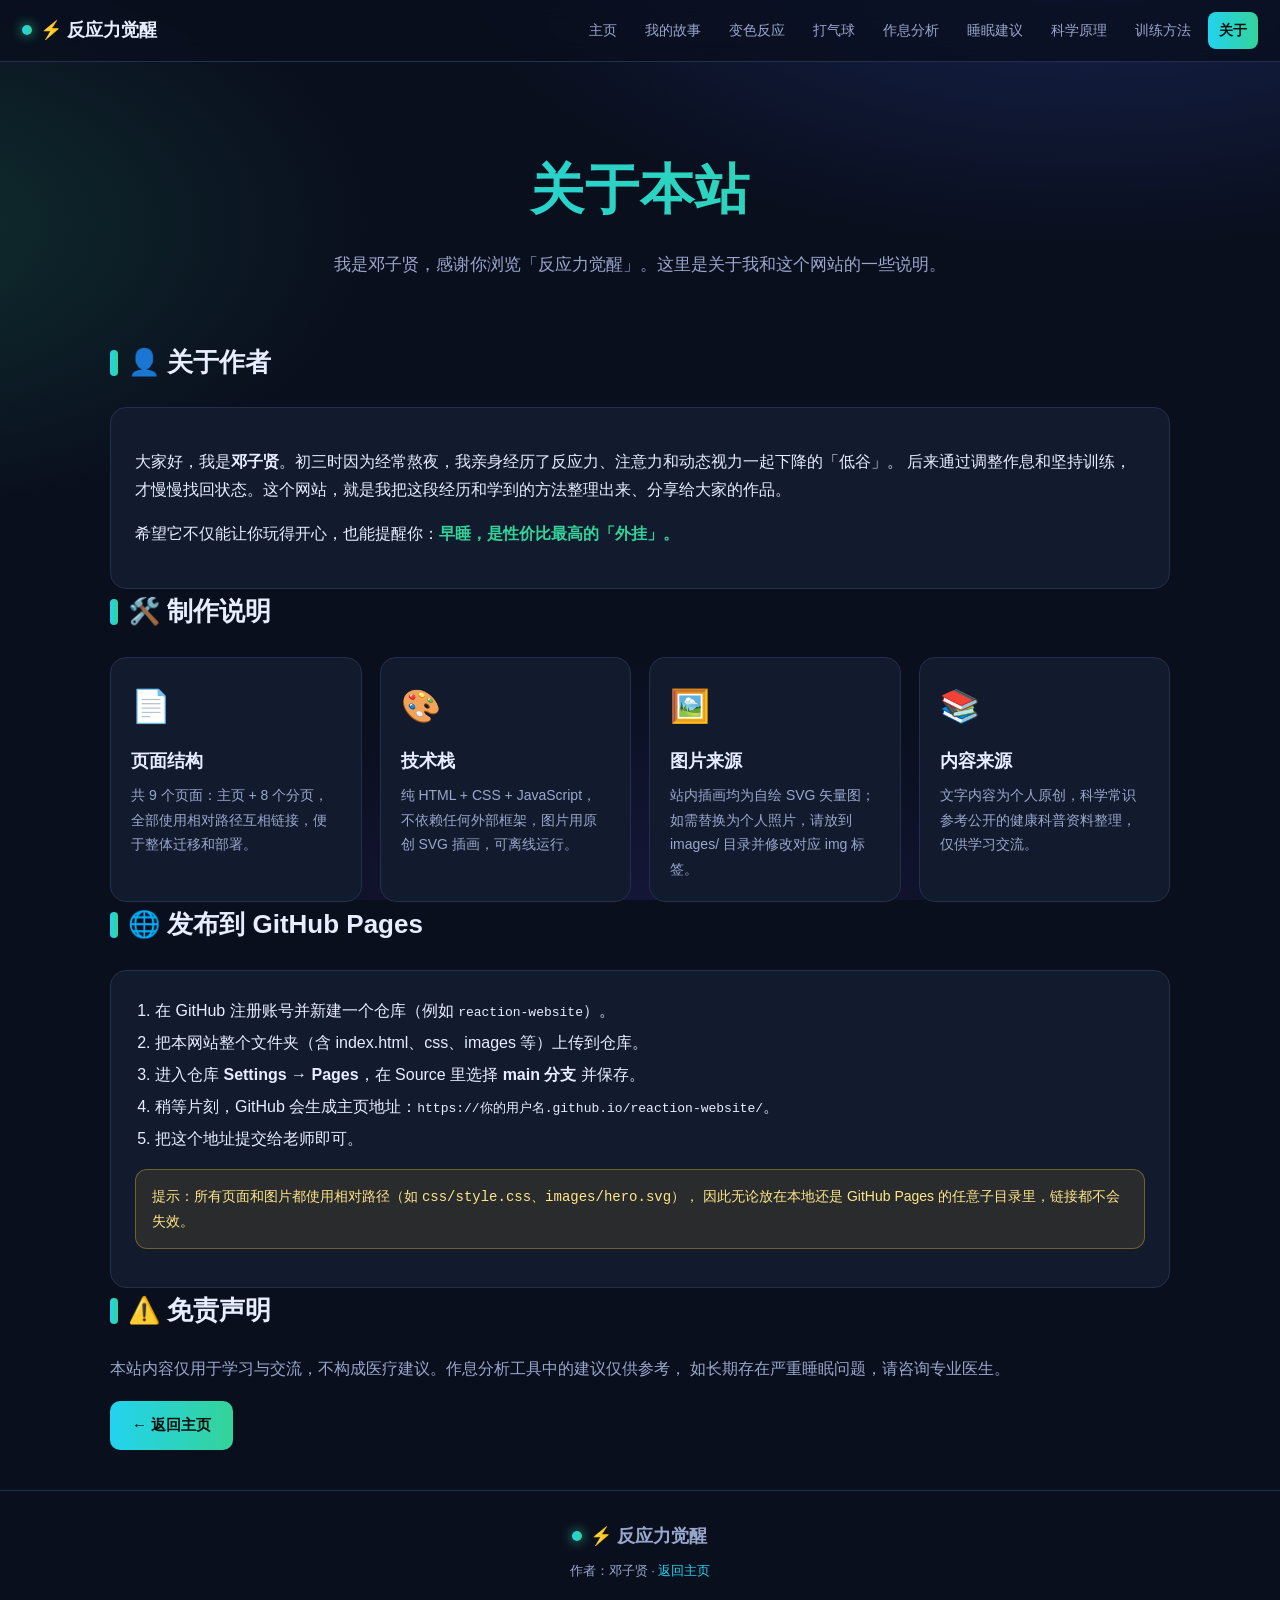
<file: reaction-website/about.html>
<!DOCTYPE html>
<html lang="zh-CN">
<head>
<meta charset="UTF-8">
<meta name="viewport" content="width=device-width, initial-scale=1.0">
<title>关于本站 · 作者与制作说明 | 邓子贤</title>
<link rel="stylesheet" href="css/style.css">
</head>
<body>

<nav class="nav">
  <div class="brand"><span class="dot"></span>⚡ 反应力觉醒</div>
  <div class="nav-links">
    <a href="index.html">主页</a>
    <a href="story.html">我的故事</a>
    <a href="reaction-test.html">变色反应</a>
    <a href="balloon.html">打气球</a>
    <a href="sleep-analyzer.html">作息分析</a>
    <a href="sleep-tips.html">睡眠建议</a>
    <a href="science.html">科学原理</a>
    <a href="training.html">训练方法</a>
    <a href="about.html" class="active">关于</a>
  </div>
</nav>

<section class="wrap hero">
  <h1>关于本站</h1>
  <p class="lead">我是邓子贤，感谢你浏览「反应力觉醒」。这里是关于我和这个网站的一些说明。</p>
</section>

<section class="wrap">
  <h2 class="sec">👤 关于作者</h2>
  <div class="form-box">
    <p>
      大家好，我是<strong>邓子贤</strong>。初三时因为经常熬夜，我亲身经历了反应力、注意力和动态视力一起下降的「低谷」。
      后来通过调整作息和坚持训练，才慢慢找回状态。这个网站，就是我把这段经历和学到的方法整理出来、分享给大家的作品。
    </p>
    <p>希望它不仅能让你玩得开心，也能提醒你：<strong class="good">早睡，是性价比最高的「外挂」。</strong></p>
  </div>
</section>

<section class="wrap">
  <h2 class="sec">🛠️ 制作说明</h2>
  <div class="grid">
    <div class="card"><div class="ico">📄</div><h3>页面结构</h3><p>共 9 个页面：主页 + 8 个分页，全部使用相对路径互相链接，便于整体迁移和部署。</p></div>
    <div class="card"><div class="ico">🎨</div><h3>技术栈</h3><p>纯 HTML + CSS + JavaScript，不依赖任何外部框架，图片用原创 SVG 插画，可离线运行。</p></div>
    <div class="card"><div class="ico">🖼️</div><h3>图片来源</h3><p>站内插画均为自绘 SVG 矢量图；如需替换为个人照片，请放到 images/ 目录并修改对应 img 标签。</p></div>
    <div class="card"><div class="ico">📚</div><h3>内容来源</h3><p>文字内容为个人原创，科学常识参考公开的健康科普资料整理，仅供学习交流。</p></div>
  </div>
</section>

<section class="wrap">
  <h2 class="sec">🌐 发布到 GitHub Pages</h2>
  <div class="form-box">
    <ol style="margin:0;padding-left:20px;line-height:2">
      <li>在 GitHub 注册账号并新建一个仓库（例如 <code>reaction-website</code>）。</li>
      <li>把本网站整个文件夹（含 index.html、css、images 等）上传到仓库。</li>
      <li>进入仓库 <strong>Settings → Pages</strong>，在 Source 里选择 <strong>main 分支</strong> 并保存。</li>
      <li>稍等片刻，GitHub 会生成主页地址：<code>https://你的用户名.github.io/reaction-website/</code>。</li>
      <li>把这个地址提交给老师即可。</li>
    </ol>
    <p class="note" style="margin-top:14px">
      提示：所有页面和图片都使用相对路径（如 <code>css/style.css</code>、<code>images/hero.svg</code>），
      因此无论放在本地还是 GitHub Pages 的任意子目录里，链接都不会失效。
    </p>
  </div>
</section>

<section class="wrap">
  <h2 class="sec">⚠️ 免责声明</h2>
  <p style="color:#9aa7cc">
    本站内容仅用于学习与交流，不构成医疗建议。作息分析工具中的建议仅供参考，
    如长期存在严重睡眠问题，请咨询专业医生。
  </p>
  <p style="margin-top:18px"><a class="btn" href="index.html">← 返回主页</a></p>
</section>

<footer class="footer">
  <div class="brand"><span class="dot"></span>⚡ 反应力觉醒</div>
  <p style="margin:8px 0 0">作者：邓子贤 · <a href="index.html">返回主页</a></p>
</footer>

</body>
</html>
</file>
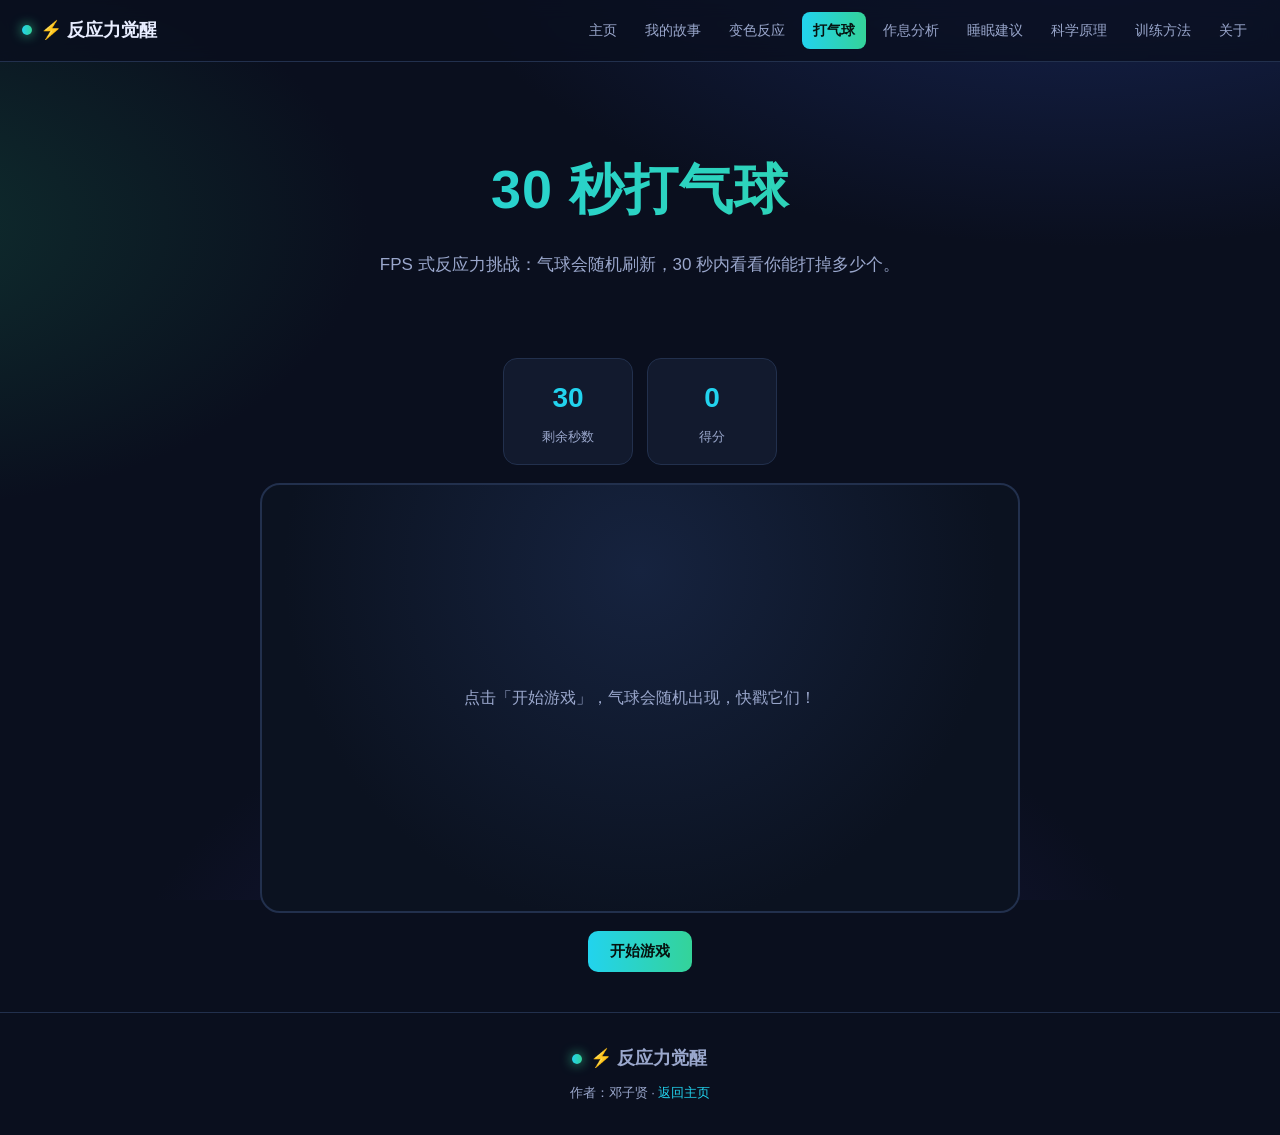
<file: reaction-website/balloon.html>
<!DOCTYPE html>
<html lang="zh-CN">
<head>
<meta charset="UTF-8">
<meta name="viewport" content="width=device-width, initial-scale=1.0">
<title>30 秒打气球 · 反应力小游戏 | 邓子贤</title>
<link rel="stylesheet" href="css/style.css">
</head>
<body>

<nav class="nav">
  <div class="brand"><span class="dot"></span>⚡ 反应力觉醒</div>
  <div class="nav-links">
    <a href="index.html">主页</a>
    <a href="story.html">我的故事</a>
    <a href="reaction-test.html">变色反应</a>
    <a href="balloon.html" class="active">打气球</a>
    <a href="sleep-analyzer.html">作息分析</a>
    <a href="sleep-tips.html">睡眠建议</a>
    <a href="science.html">科学原理</a>
    <a href="training.html">训练方法</a>
    <a href="about.html">关于</a>
  </div>
</nav>

<section class="wrap hero">
  <h1>30 秒打气球</h1>
  <p class="lead">FPS 式反应力挑战：气球会随机刷新，30 秒内看看你能打掉多少个。</p>
</section>

<section class="wrap">
  <div class="game-wrap">
    <div class="stat-row">
      <div class="stat"><b id="time">30</b><span>剩余秒数</span></div>
      <div class="stat"><b id="score">0</b><span>得分</span></div>
    </div>

    <div class="balloon-arena" id="arena">
      <div style="position:absolute;inset:0;display:flex;align-items:center;justify-content:center;color:#9aa7cc" id="hint">点击「开始游戏」，气球会随机出现，快戳它们！</div>
    </div>

    <p><button class="btn" id="start">开始游戏</button></p>
    <p id="msg" class="note" style="display:none"></p>
  </div>
</section>

<footer class="footer">
  <div class="brand"><span class="dot"></span>⚡ 反应力觉醒</div>
  <p style="margin:8px 0 0">作者：邓子贤 · <a href="index.html">返回主页</a></p>
</footer>

<script>
(function(){
  var arena = document.getElementById('arena');
  var startBtn = document.getElementById('start');
  var timeEl = document.getElementById('time');
  var scoreEl = document.getElementById('score');
  var hint = document.getElementById('hint');
  var msg = document.getElementById('msg');

  var BALLOONS = 6;
  var playing = false, score = 0, timeLeft = 30, timer = null;

  function showMsg(text){ msg.textContent = text; msg.style.display = 'block'; }

  function spawnBalloon(){
    var b = document.createElement('div');
    b.className = 'balloon';
    b.textContent = '🎈';
    var maxX = Math.max(10, arena.clientWidth - 70);
    var maxY = Math.max(10, arena.clientHeight - 70);
    b.style.left = (10 + Math.random() * maxX) + 'px';
    b.style.top = (10 + Math.random() * maxY) + 'px';
    b.style.filter = 'hue-rotate(' + Math.floor(Math.random() * 360) + 'deg)';
    b.addEventListener('click', function(e){
      if (!playing) return;
      e.stopPropagation();
      score++;
      scoreEl.textContent = score;
      // 爆炸特效
      var burst = document.createElement('div');
      burst.className = 'burst';
      burst.textContent = '💥';
      burst.style.left = b.style.left;
      burst.style.top = b.style.top;
      arena.appendChild(burst);
      setTimeout(function(){ burst.remove(); }, 700);
      // 气球消失并随机刷新一个新的
      b.classList.add('pop');
      setTimeout(function(){ b.remove(); }, 180);
      spawnBalloon();
    });
    arena.appendChild(b);
  }

  function evaluate(n){
    if (n >= 25) return '反应超快，手速惊人！你一定是那个「早睡选手」⚡';
    if (n >= 15) return '反应不错！再练练，顺便早点睡，还能更快。';
    if (n >= 8)  return '继续加油！充足的睡眠能明显提升手速哦。';
    return '没关系，从今天起早点睡，下次一定能打更多！';
  }

  function endGame(){
    playing = false;
    clearInterval(timer);
    arena.innerHTML = '';
    startBtn.disabled = false;
    hint.style.display = 'flex';
    hint.textContent = '游戏结束';
    showMsg('时间到！你一共打了 ' + score + ' 个气球。' + evaluate(score));
  }

  function startGame(){
    score = 0;
    timeLeft = 30;
    scoreEl.textContent = '0';
    timeEl.textContent = '30';
    msg.style.display = 'none';
    arena.innerHTML = '';
    hint.style.display = 'none';
    playing = true;
    startBtn.disabled = true;
    for (var i = 0; i < BALLOONS; i++) spawnBalloon();
    timer = setInterval(function(){
      timeLeft--;
      timeEl.textContent = timeLeft;
      if (timeLeft <= 0) endGame();
    }, 1000);
  }

  startBtn.addEventListener('click', startGame);
})();
</script>
</body>
</html>
</file>
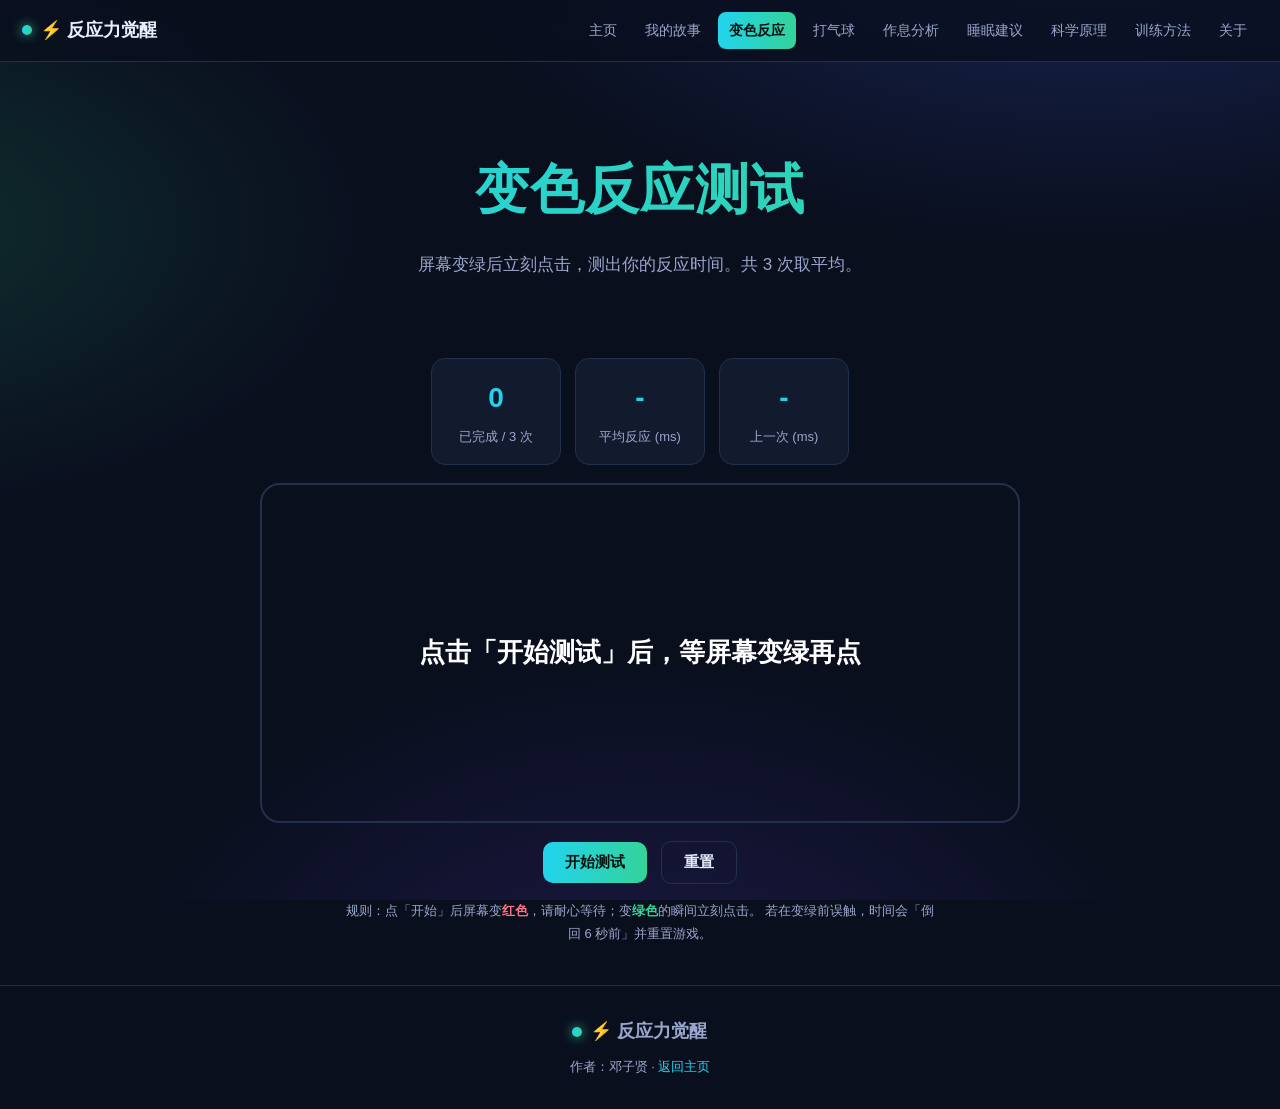
<file: reaction-website/reaction-test.html>
<!DOCTYPE html>
<html lang="zh-CN">
<head>
<meta charset="UTF-8">
<meta name="viewport" content="width=device-width, initial-scale=1.0">
<title>变色反应测试 · 反应力小游戏 | 邓子贤</title>
<link rel="stylesheet" href="css/style.css">
</head>
<body>

<nav class="nav">
  <div class="brand"><span class="dot"></span>⚡ 反应力觉醒</div>
  <div class="nav-links">
    <a href="index.html">主页</a>
    <a href="story.html">我的故事</a>
    <a href="reaction-test.html" class="active">变色反应</a>
    <a href="balloon.html">打气球</a>
    <a href="sleep-analyzer.html">作息分析</a>
    <a href="sleep-tips.html">睡眠建议</a>
    <a href="science.html">科学原理</a>
    <a href="training.html">训练方法</a>
    <a href="about.html">关于</a>
  </div>
</nav>

<section class="wrap hero">
  <h1>变色反应测试</h1>
  <p class="lead">屏幕变绿后立刻点击，测出你的反应时间。共 3 次取平均。</p>
</section>

<section class="wrap">
  <div class="game-wrap">
    <div class="stat-row">
      <div class="stat"><b id="trial">0</b><span>已完成 / 3 次</span></div>
      <div class="stat"><b id="avg">-</b><span>平均反应 (ms)</span></div>
      <div class="stat"><b id="last">-</b><span>上一次 (ms)</span></div>
    </div>

    <div class="reaction-box" id="box">点击「开始测试」后，等屏幕变绿再点</div>

    <p>
      <button class="btn" id="start">开始测试</button>
      <button class="btn ghost" id="reset" style="margin-left:10px">重置</button>
    </p>

    <p id="msg" class="note" style="display:none"></p>
    <p style="color:#9aa7cc;font-size:13px;max-width:600px;margin:10px auto 0">
      规则：点「开始」后屏幕变<strong class="bad">红色</strong>，请耐心等待；变<strong class="good">绿色</strong>的瞬间立刻点击。
      若在变绿前误触，时间会「倒回 6 秒前」并重置游戏。
    </p>
  </div>
</section>

<footer class="footer">
  <div class="brand"><span class="dot"></span>⚡ 反应力觉醒</div>
  <p style="margin:8px 0 0">作者：邓子贤 · <a href="index.html">返回主页</a></p>
</footer>

<script>
(function(){
  var box = document.getElementById('box');
  var startBtn = document.getElementById('start');
  var resetBtn = document.getElementById('reset');
  var msg = document.getElementById('msg');
  var trialEl = document.getElementById('trial');
  var avgEl = document.getElementById('avg');
  var lastEl = document.getElementById('last');

  var state = 'idle'; // idle | wait | go
  var timer = null, goTs = 0;
  var trials = [];

  function showMsg(text){
    msg.textContent = text;
    msg.style.display = 'block';
  }
  function hideMsg(){ msg.style.display = 'none'; }

  function resetGame(){
    state = 'idle';
    if (timer) clearTimeout(timer);
    trials = [];
    box.className = 'reaction-box';
    box.textContent = '点击「开始测试」后，等屏幕变绿再点';
    startBtn.disabled = false;
    startBtn.textContent = '开始测试';
    trialEl.textContent = '0';
    avgEl.textContent = '-';
    lastEl.textContent = '-';
  }

  function startRound(){
    if (state !== 'idle') return;
    hideMsg();
    state = 'wait';
    box.className = 'reaction-box wait';
    box.textContent = '等待中…… 屏幕变绿后立刻点击！';
    startBtn.disabled = true;
    startBtn.textContent = '等待中…';
    var delay = 2000 + Math.random() * 3000; // 2~5 秒随机
    timer = setTimeout(function(){
      state = 'go';
      goTs = performance.now();
      box.className = 'reaction-box go';
      box.textContent = '现在点击！';
    }, delay);
  }

  box.addEventListener('click', function(){
    if (state === 'wait'){
      // 变绿前误触：提示 + 重置
      state = 'idle';
      if (timer) clearTimeout(timer);
      box.className = 'reaction-box';
      box.textContent = '点击「开始测试」后，等屏幕变绿再点';
      showMsg('恭喜你！由于你的反应是负数秒，时间正在倒回 6 秒前。');
      startBtn.disabled = true;
      setTimeout(resetGame, 1300);
      return;
    }
    if (state === 'go'){
      var rt = performance.now() - goTs;
      trials.push(rt);
      state = 'idle';
      box.className = 'reaction-box';
      box.textContent = '点击「开始测试」后，等屏幕变绿再点';
      lastEl.textContent = Math.round(rt);
      trialEl.textContent = trials.length;
      startBtn.disabled = false;
      if (trials.length >= 3){
        var avg = trials.reduce(function(a,b){return a+b;}, 0) / trials.length;
        avgEl.textContent = Math.round(avg);
        showMsg('3 次完成！平均反应时间 ' + Math.round(avg) + ' 毫秒。想再快一点？试试「训练方法」页。');
        startBtn.textContent = '再来一轮';
      } else {
        showMsg('第 ' + trials.length + ' 次完成：' + Math.round(rt) + ' ms，点「下一轮」继续。');
        startBtn.textContent = '下一轮';
      }
    }
  });

  startBtn.addEventListener('click', startRound);
  resetBtn.addEventListener('click', resetGame);
})();
</script>
</body>
</html>
</file>
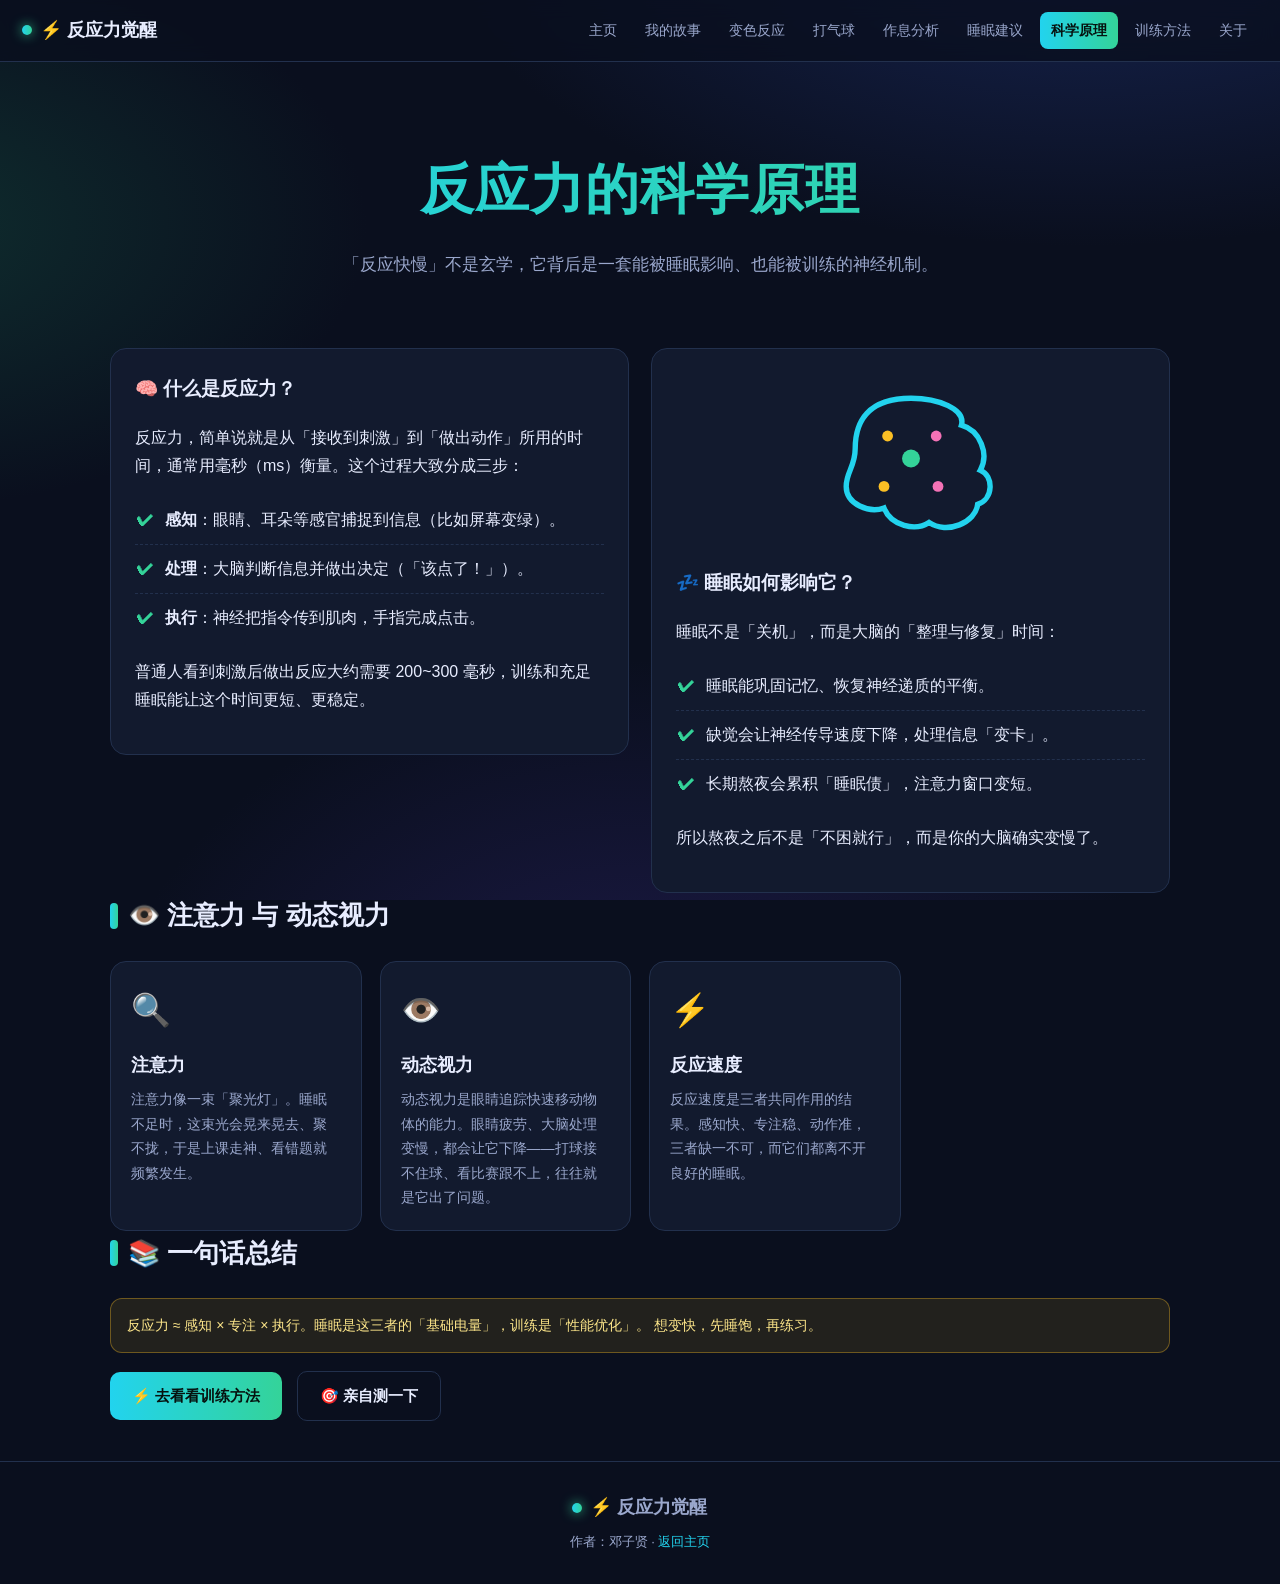
<file: reaction-website/science.html>
<!DOCTYPE html>
<html lang="zh-CN">
<head>
<meta charset="UTF-8">
<meta name="viewport" content="width=device-width, initial-scale=1.0">
<title>科学原理 · 熬夜为什么影响反应力 | 邓子贤</title>
<link rel="stylesheet" href="css/style.css">
</head>
<body>

<nav class="nav">
  <div class="brand"><span class="dot"></span>⚡ 反应力觉醒</div>
  <div class="nav-links">
    <a href="index.html">主页</a>
    <a href="story.html">我的故事</a>
    <a href="reaction-test.html">变色反应</a>
    <a href="balloon.html">打气球</a>
    <a href="sleep-analyzer.html">作息分析</a>
    <a href="sleep-tips.html">睡眠建议</a>
    <a href="science.html" class="active">科学原理</a>
    <a href="training.html">训练方法</a>
    <a href="about.html">关于</a>
  </div>
</nav>

<section class="wrap hero">
  <h1>反应力的科学原理</h1>
  <p class="lead">「反应快慢」不是玄学，它背后是一套能被睡眠影响、也能被训练的神经机制。</p>
</section>

<section class="wrap">
  <div style="display:grid;gap:22px;grid-template-columns:1fr 1fr;align-items:start" class="form-2col">
    <div class="form-box">
      <h3 style="margin-top:0">🧠 什么是反应力？</h3>
      <p>反应力，简单说就是从「接收到刺激」到「做出动作」所用的时间，通常用毫秒（ms）衡量。这个过程大致分成三步：</p>
      <ul class="tips">
        <li><strong>感知</strong>：眼睛、耳朵等感官捕捉到信息（比如屏幕变绿）。</li>
        <li><strong>处理</strong>：大脑判断信息并做出决定（「该点了！」）。</li>
        <li><strong>执行</strong>：神经把指令传到肌肉，手指完成点击。</li>
      </ul>
      <p>普通人看到刺激后做出反应大约需要 200~300 毫秒，训练和充足睡眠能让这个时间更短、更稳定。</p>
    </div>
    <div class="form-box">
      <img src="images/brain.svg" alt="大脑插画" style="max-width:180px;margin:0 auto 14px">
      <h3 style="margin-top:0">💤 睡眠如何影响它？</h3>
      <p>睡眠不是「关机」，而是大脑的「整理与修复」时间：</p>
      <ul class="tips">
        <li>睡眠能巩固记忆、恢复神经递质的平衡。</li>
        <li>缺觉会让神经传导速度下降，处理信息「变卡」。</li>
        <li>长期熬夜会累积「睡眠债」，注意力窗口变短。</li>
      </ul>
      <p>所以熬夜之后不是「不困就行」，而是你的大脑确实变慢了。</p>
    </div>
  </div>
</section>

<section class="wrap">
  <h2 class="sec">👁️ 注意力 与 动态视力</h2>
  <div class="grid">
    <div class="card">
      <div class="ico">🔍</div>
      <h3>注意力</h3>
      <p>注意力像一束「聚光灯」。睡眠不足时，这束光会晃来晃去、聚不拢，于是上课走神、看错题就频繁发生。</p>
    </div>
    <div class="card">
      <div class="ico">👁️</div>
      <h3>动态视力</h3>
      <p>动态视力是眼睛追踪快速移动物体的能力。眼睛疲劳、大脑处理变慢，都会让它下降——打球接不住球、看比赛跟不上，往往就是它出了问题。</p>
    </div>
    <div class="card">
      <div class="ico">⚡</div>
      <h3>反应速度</h3>
      <p>反应速度是三者共同作用的结果。感知快、专注稳、动作准，三者缺一不可，而它们都离不开良好的睡眠。</p>
    </div>
  </div>
</section>

<section class="wrap">
  <h2 class="sec">📚 一句话总结</h2>
  <p class="note">
    反应力 ≈ 感知 × 专注 × 执行。睡眠是这三者的「基础电量」，训练是「性能优化」。
    想变快，先睡饱，再练习。
  </p>
  <p style="margin-top:18px">
    <a class="btn" href="training.html">⚡ 去看看训练方法</a>
    <a class="btn ghost" href="reaction-test.html" style="margin-left:10px">🎯 亲自测一下</a>
  </p>
</section>

<footer class="footer">
  <div class="brand"><span class="dot"></span>⚡ 反应力觉醒</div>
  <p style="margin:8px 0 0">作者：邓子贤 · <a href="index.html">返回主页</a></p>
</footer>

</body>
</html>
</file>
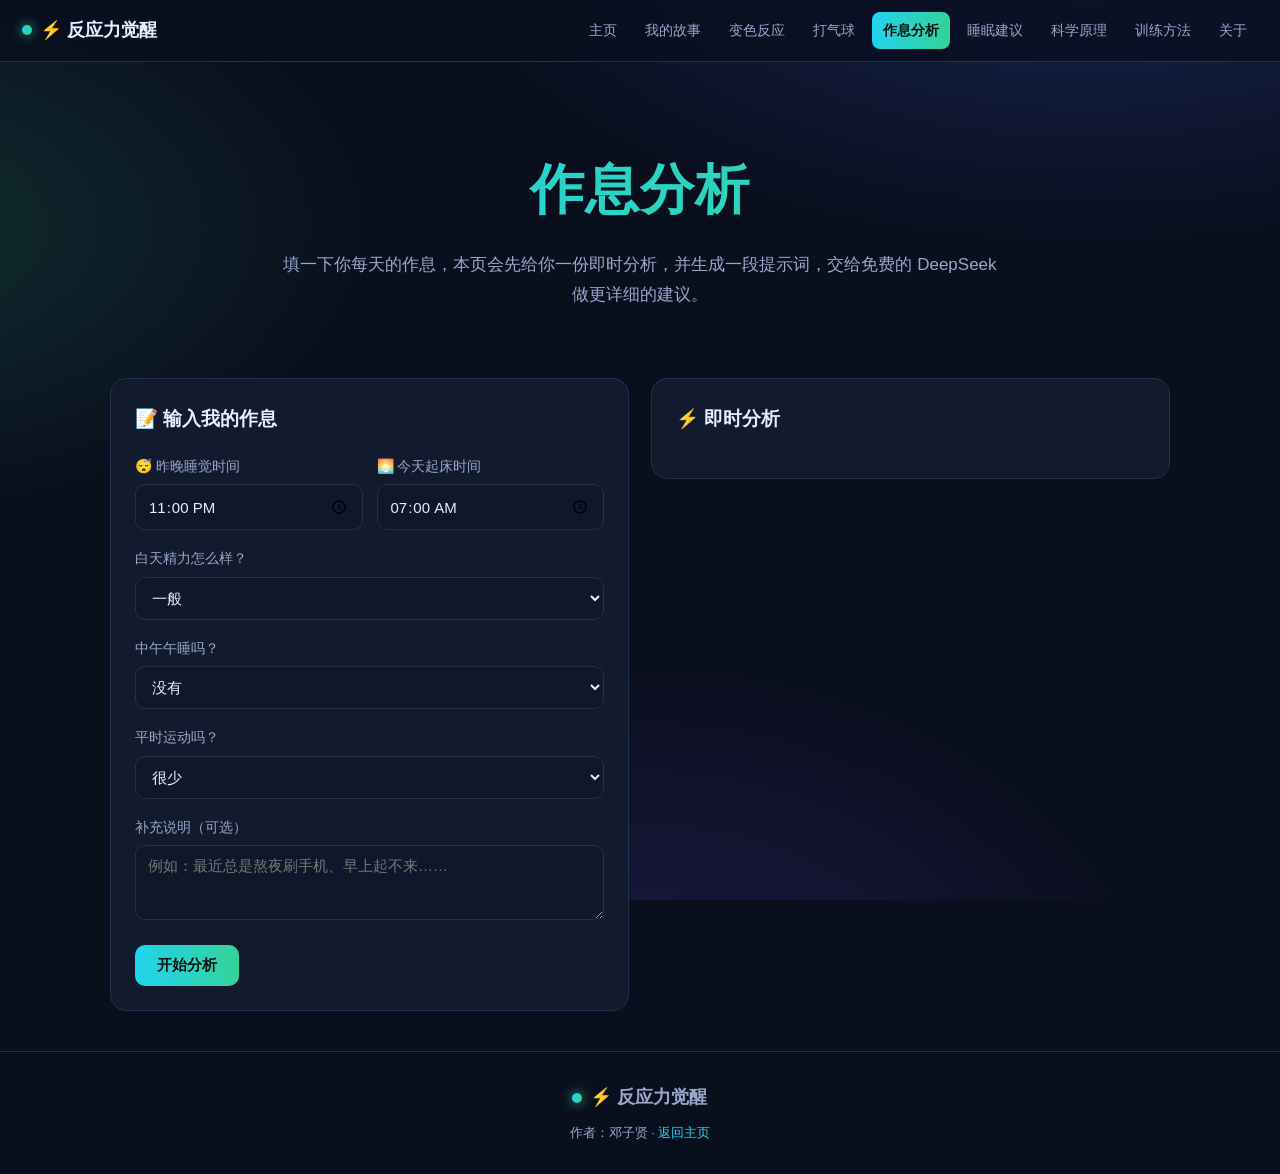
<file: reaction-website/sleep-analyzer.html>
<!DOCTYPE html>
<html lang="zh-CN">
<head>
<meta charset="UTF-8">
<meta name="viewport" content="width=device-width, initial-scale=1.0">
<title>作息分析 · DeepSeek 帮你优化作息 | 邓子贤</title>
<link rel="stylesheet" href="css/style.css">
</head>
<body>

<nav class="nav">
  <div class="brand"><span class="dot"></span>⚡ 反应力觉醒</div>
  <div class="nav-links">
    <a href="index.html">主页</a>
    <a href="story.html">我的故事</a>
    <a href="reaction-test.html">变色反应</a>
    <a href="balloon.html">打气球</a>
    <a href="sleep-analyzer.html" class="active">作息分析</a>
    <a href="sleep-tips.html">睡眠建议</a>
    <a href="science.html">科学原理</a>
    <a href="training.html">训练方法</a>
    <a href="about.html">关于</a>
  </div>
</nav>

<section class="wrap hero">
  <h1>作息分析</h1>
  <p class="lead">填一下你每天的作息，本页会先给你一份即时分析，并生成一段提示词，交给免费的 DeepSeek 做更详细的建议。</p>
</section>

<section class="wrap">
  <div style="display:grid;gap:22px;grid-template-columns:1fr 1fr;align-items:start" class="form-2col">

    <div class="form-box">
      <h3 style="margin-top:0">📝 输入我的作息</h3>
      <div class="form-row">
        <div class="field">
          <label>😴 昨晚睡觉时间</label>
          <input type="time" id="sleep" value="23:00">
        </div>
        <div class="field">
          <label>🌅 今天起床时间</label>
          <input type="time" id="wake" value="07:00">
        </div>
      </div>
      <div class="field">
        <label>白天精力怎么样？</label>
        <select id="energy">
          <option value="精神饱满">精神饱满</option>
          <option value="一般" selected>一般</option>
          <option value="容易犯困">容易犯困</option>
        </select>
      </div>
      <div class="field">
        <label>中午午睡吗？</label>
        <select id="nap">
          <option value="每天 20-30 分钟">每天 20-30 分钟</option>
          <option value="偶尔">偶尔</option>
          <option value="没有" selected>没有</option>
        </select>
      </div>
      <div class="field">
        <label>平时运动吗？</label>
        <select id="exercise">
          <option value="经常">经常</option>
          <option value="偶尔">偶尔</option>
          <option value="很少" selected>很少</option>
        </select>
      </div>
      <div class="field">
        <label>补充说明（可选）</label>
        <textarea id="note" rows="3" placeholder="例如：最近总是熬夜刷手机、早上起不来……"></textarea>
      </div>
      <button class="btn" id="analyze">开始分析</button>
    </div>

    <div>
      <div class="form-box">
        <h3 style="margin-top:0">⚡ 即时分析</h3>
        <div class="output" id="output"></div>
      </div>

      <div class="form-box" id="ai-panel" style="display:none">
        <h3 style="margin-top:0">🤖 交给 DeepSeek 深入分析</h3>
        <p style="color:#9aa7cc;font-size:13px">
          网页版 DeepSeek 没有可公开嵌入的接口，所以本页采用「生成提示词 → 复制 → 粘贴到 DeepSeek」的方式，完全免费。
        </p>
        <textarea id="prompt" rows="8" readonly style="font-size:13px"></textarea>
        <p style="margin-top:14px">
          <button class="btn" id="copy">复制提示词</button>
          <a class="btn ghost" href="https://chat.deepseek.com/" target="_blank" rel="noopener" style="margin-left:10px">打开 DeepSeek ↗</a>
        </p>
        <p style="color:#9aa7cc;font-size:12px;margin-top:8px">提示：打开 DeepSeek 后，直接粘贴刚才复制的提示词发送即可。</p>
      </div>
    </div>

  </div>
</section>

<footer class="footer">
  <div class="brand"><span class="dot"></span>⚡ 反应力觉醒</div>
  <p style="margin:8px 0 0">作者：邓子贤 · <a href="index.html">返回主页</a></p>
</footer>

<script>
(function(){
  function toMin(t){
    var p = t.split(':').map(Number);
    return p[0] * 60 + p[1];
  }

  document.getElementById('analyze').addEventListener('click', function(){
    var wake = document.getElementById('wake').value;
    var sleep = document.getElementById('sleep').value;
    var energy = document.getElementById('energy').value;
    var nap = document.getElementById('nap').value;
    var exercise = document.getElementById('exercise').value;
    var note = document.getElementById('note').value.trim();

    if (!wake || !sleep){ alert('请填写睡觉时间和起床时间'); return; }

    // 计算睡眠时长（跨午夜）
    var mins = toMin(wake) - toMin(sleep);
    if (mins <= 0) mins += 24 * 60;
    var hours = (mins / 60).toFixed(1);
    var h = parseFloat(hours);

    var lines = ['你的睡眠时长约为 ' + hours + ' 小时。'];
    if (h < 7) lines.push('• 睡眠不足：建议每晚至少睡够 7 小时，否则白天的反应力、注意力和动态视力都会明显下降。');
    else if (h <= 9) lines.push('• 睡眠时长良好，请继续保持规律。');
    else lines.push('• 睡眠偏多：过多睡眠有时反而更困，建议保持 7~9 小时并固定起床时间。');

    if (energy === '容易犯困') lines.push('• 白天容易犯困，说明夜间睡眠质量或时长可能不够。');
    else if (energy === '一般') lines.push('• 精力一般，可以试着把睡觉时间再提前一点。');
    else lines.push('• 白天精神饱满，状态不错！');

    if (nap === '没有') lines.push('• 中午可尝试 20 分钟左右的短午睡，有助于下午的专注和反应。');
    if (exercise === '很少') lines.push('• 每周安排几次运动，能改善睡眠质量和神经反应速度。');

    var output = document.getElementById('output');
    output.textContent = lines.join('\n');
    output.classList.add('show');

    // 生成 DeepSeek 提示词
    var prompt = '我是一名学生，请你作为作息健康顾问，帮我分析我的作息并给出改善建议。\n\n我的作息信息如下：\n- 起床时间：' + wake +
      '\n- 睡觉时间：' + sleep +
      '\n- 白天精力：' + energy +
      '\n- 午睡情况：' + nap +
      '\n- 运动情况：' + exercise +
      '\n- 补充说明：' + (note || '无') +
      '\n\n请从「睡眠时长是否充足、作息是否规律、对反应力/注意力/动态视力的影响」等角度分析，并给出具体、可执行、适合学生的作息建议（尽量分条列出）。';

    document.getElementById('prompt').value = prompt;
    document.getElementById('ai-panel').style.display = 'block';
  });

  document.getElementById('copy').addEventListener('click', function(){
    var p = document.getElementById('prompt');
    p.select();
    try { navigator.clipboard.writeText(p.value); } catch(e) {}
    alert('提示词已复制，去 DeepSeek 粘贴即可。');
  });
})();
</script>
</body>
</html>
</file>
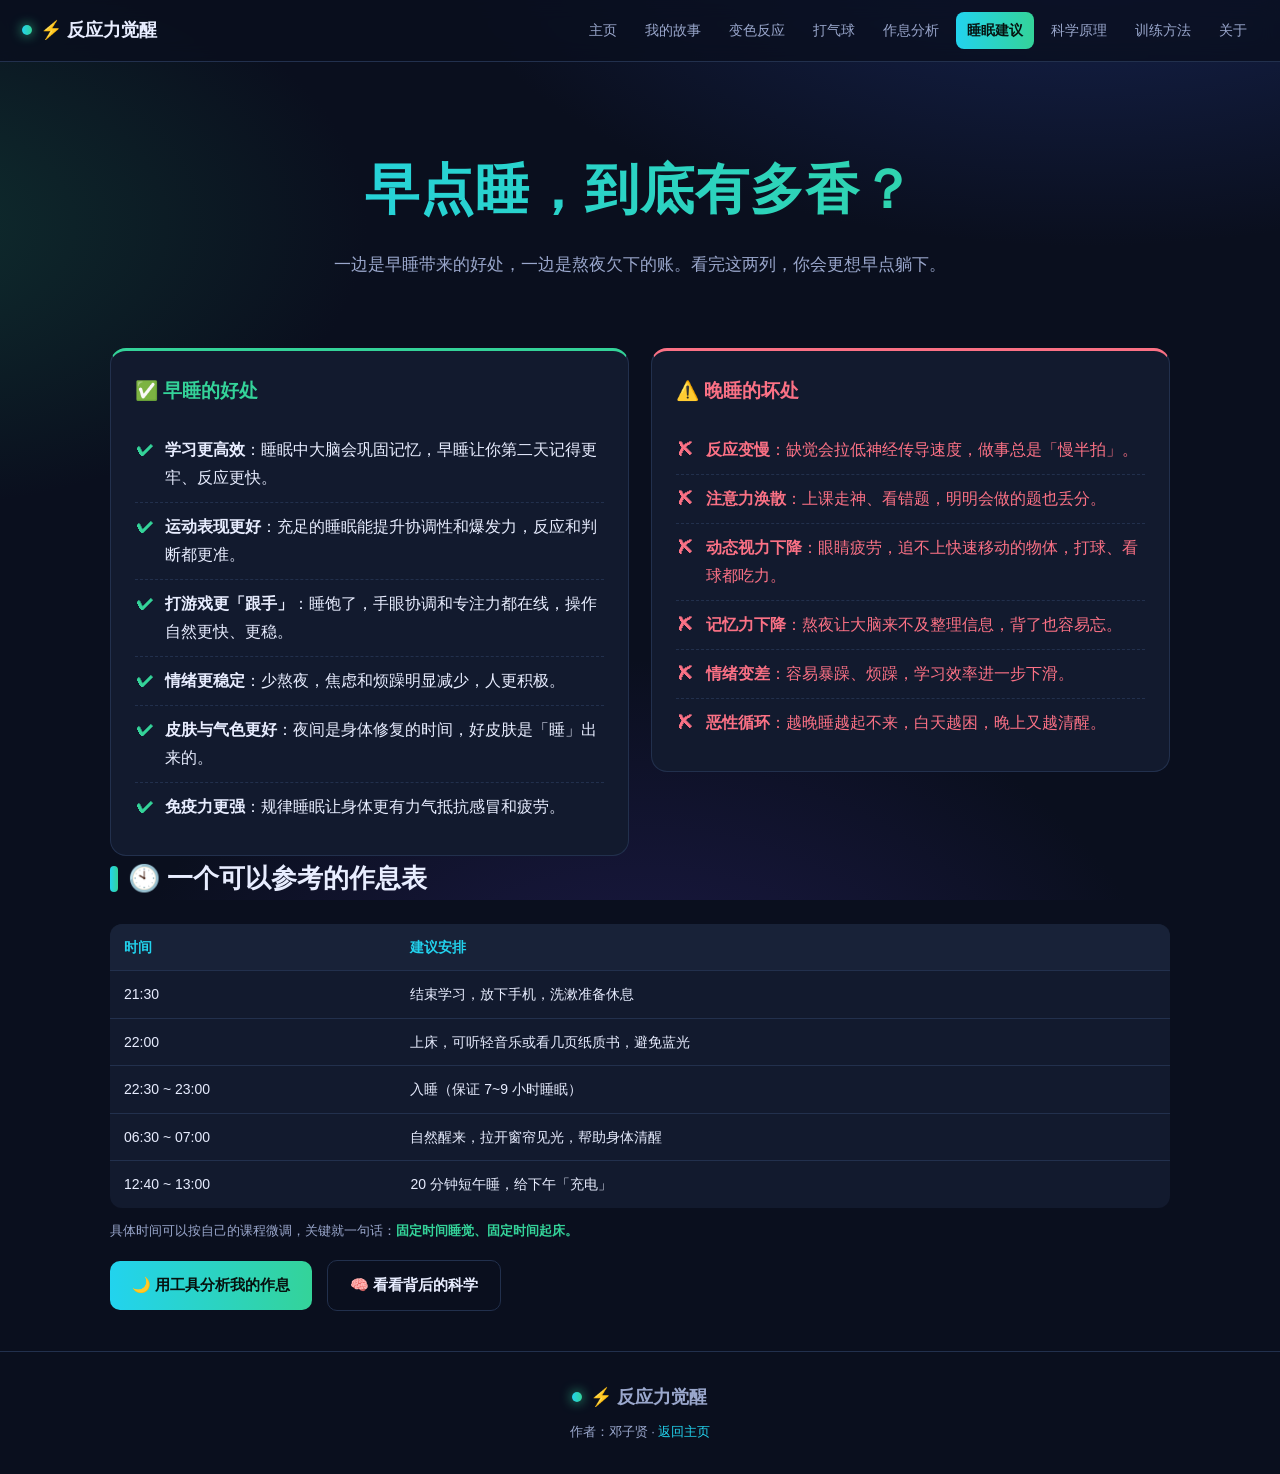
<file: reaction-website/sleep-tips.html>
<!DOCTYPE html>
<html lang="zh-CN">
<head>
<meta charset="UTF-8">
<meta name="viewport" content="width=device-width, initial-scale=1.0">
<title>睡眠建议 · 早睡的好处与晚睡的坏处 | 邓子贤</title>
<link rel="stylesheet" href="css/style.css">
</head>
<body>

<nav class="nav">
  <div class="brand"><span class="dot"></span>⚡ 反应力觉醒</div>
  <div class="nav-links">
    <a href="index.html">主页</a>
    <a href="story.html">我的故事</a>
    <a href="reaction-test.html">变色反应</a>
    <a href="balloon.html">打气球</a>
    <a href="sleep-analyzer.html">作息分析</a>
    <a href="sleep-tips.html" class="active">睡眠建议</a>
    <a href="science.html">科学原理</a>
    <a href="training.html">训练方法</a>
    <a href="about.html">关于</a>
  </div>
</nav>

<section class="wrap hero">
  <h1>早点睡，到底有多香？</h1>
  <p class="lead">一边是早睡带来的好处，一边是熬夜欠下的账。看完这两列，你会更想早点躺下。</p>
</section>

<section class="wrap">
  <div style="display:grid;gap:22px;grid-template-columns:1fr 1fr;align-items:start" class="form-2col">

    <div class="form-box" style="border-top:3px solid #34d399">
      <h3 style="margin-top:0" class="good">✅ 早睡的好处</h3>
      <ul class="tips">
        <li><strong>学习更高效</strong>：睡眠中大脑会巩固记忆，早睡让你第二天记得更牢、反应更快。</li>
        <li><strong>运动表现更好</strong>：充足的睡眠能提升协调性和爆发力，反应和判断都更准。</li>
        <li><strong>打游戏更「跟手」</strong>：睡饱了，手眼协调和专注力都在线，操作自然更快、更稳。</li>
        <li><strong>情绪更稳定</strong>：少熬夜，焦虑和烦躁明显减少，人更积极。</li>
        <li><strong>皮肤与气色更好</strong>：夜间是身体修复的时间，好皮肤是「睡」出来的。</li>
        <li><strong>免疫力更强</strong>：规律睡眠让身体更有力气抵抗感冒和疲劳。</li>
      </ul>
    </div>

    <div class="form-box" style="border-top:3px solid #fb7185">
      <h3 style="margin-top:0" class="bad">⚠️ 晚睡的坏处</h3>
      <ul class="tips bad">
        <li><strong>反应变慢</strong>：缺觉会拉低神经传导速度，做事总是「慢半拍」。</li>
        <li><strong>注意力涣散</strong>：上课走神、看错题，明明会做的题也丢分。</li>
        <li><strong>动态视力下降</strong>：眼睛疲劳，追不上快速移动的物体，打球、看球都吃力。</li>
        <li><strong>记忆力下降</strong>：熬夜让大脑来不及整理信息，背了也容易忘。</li>
        <li><strong>情绪变差</strong>：容易暴躁、烦躁，学习效率进一步下滑。</li>
        <li><strong>恶性循环</strong>：越晚睡越起不来，白天越困，晚上又越清醒。</li>
      </ul>
    </div>

  </div>
</section>

<section class="wrap">
  <h2 class="sec">🕙 一个可以参考的作息表</h2>
  <table>
    <tr><th>时间</th><th>建议安排</th></tr>
    <tr><td>21:30</td><td>结束学习，放下手机，洗漱准备休息</td></tr>
    <tr><td>22:00</td><td>上床，可听轻音乐或看几页纸质书，避免蓝光</td></tr>
    <tr><td>22:30 ~ 23:00</td><td>入睡（保证 7~9 小时睡眠）</td></tr>
    <tr><td>06:30 ~ 07:00</td><td>自然醒来，拉开窗帘见光，帮助身体清醒</td></tr>
    <tr><td>12:40 ~ 13:00</td><td>20 分钟短午睡，给下午「充电」</td></tr>
  </table>
  <p style="color:#9aa7cc;font-size:13px;margin-top:12px">
    具体时间可以按自己的课程微调，关键就一句话：<strong class="good">固定时间睡觉、固定时间起床。</strong>
  </p>
  <p style="margin-top:18px">
    <a class="btn" href="sleep-analyzer.html">🌙 用工具分析我的作息</a>
    <a class="btn ghost" href="science.html" style="margin-left:10px">🧠 看看背后的科学</a>
  </p>
</section>

<footer class="footer">
  <div class="brand"><span class="dot"></span>⚡ 反应力觉醒</div>
  <p style="margin:8px 0 0">作者：邓子贤 · <a href="index.html">返回主页</a></p>
</footer>

</body>
</html>
</file>
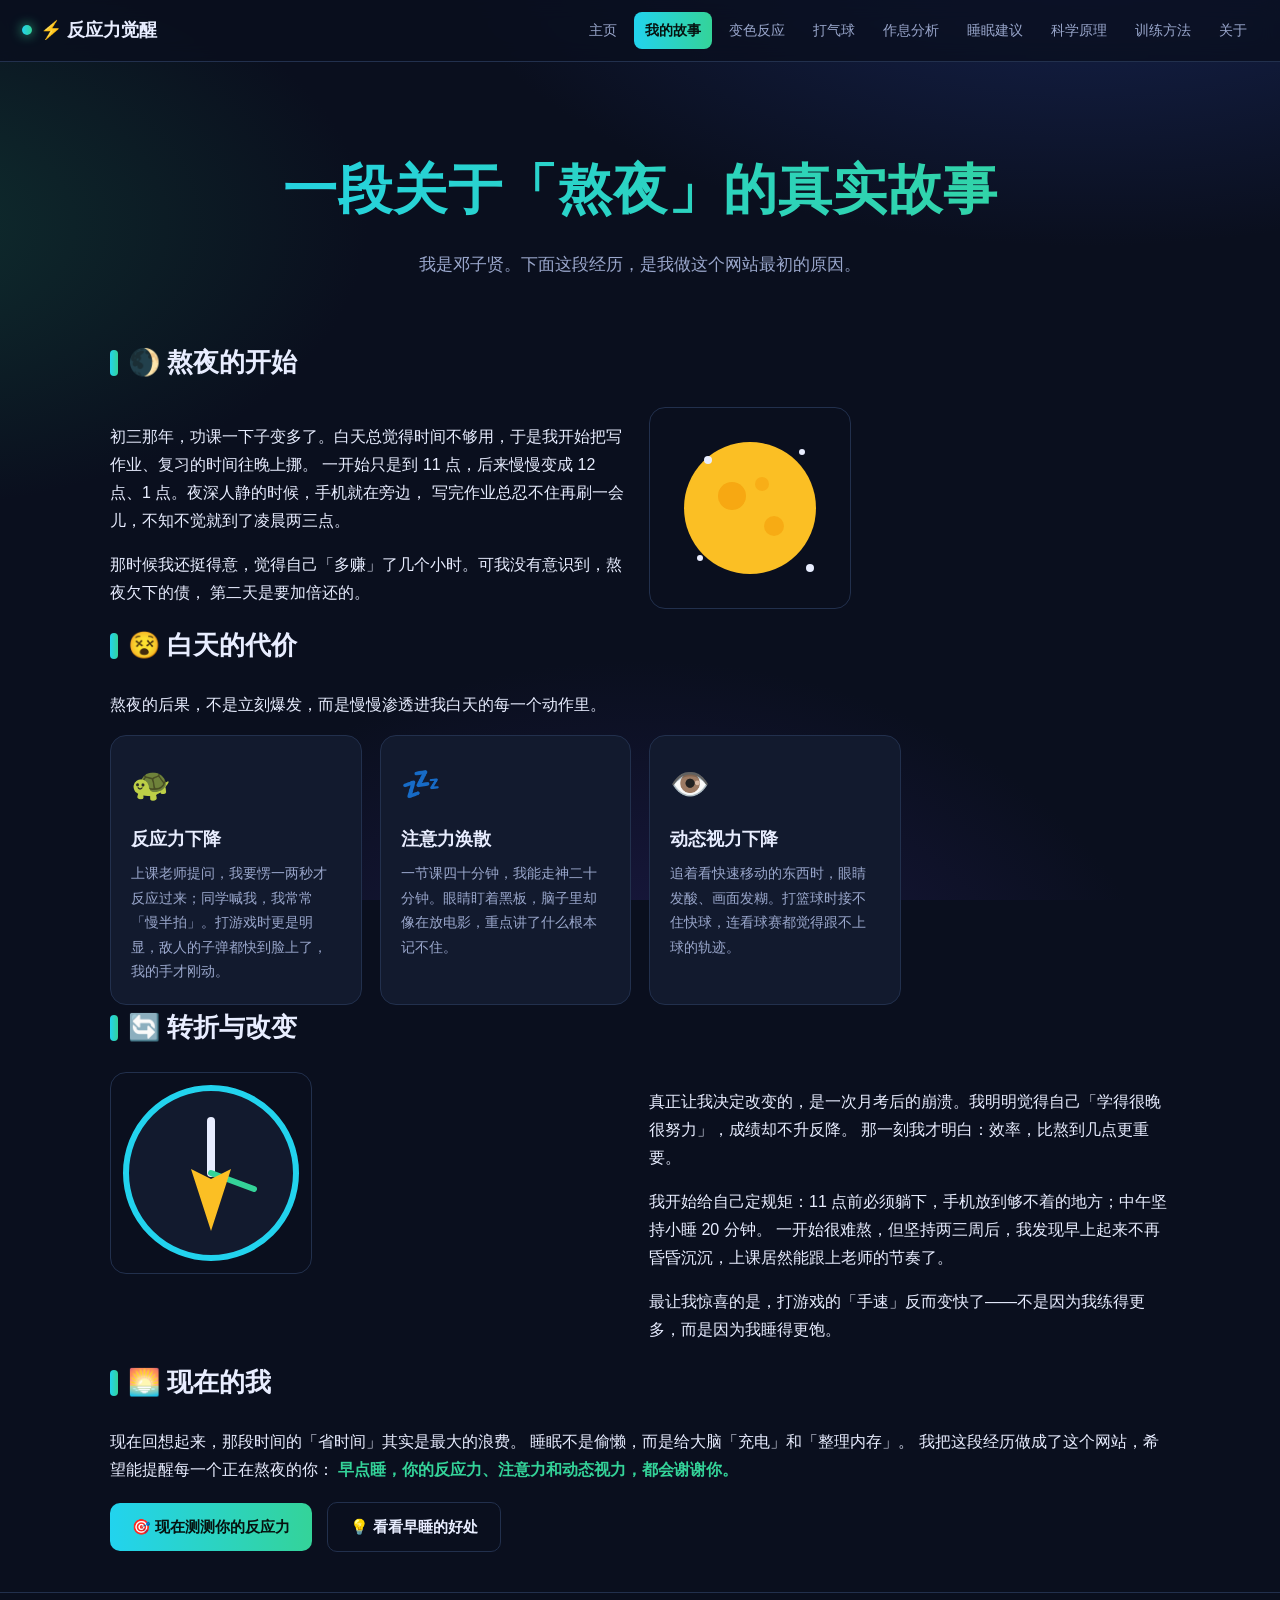
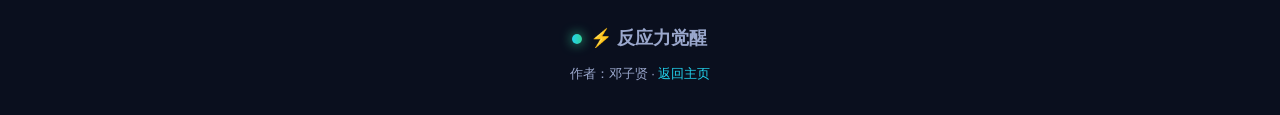
<file: reaction-website/story.html>
<!DOCTYPE html>
<html lang="zh-CN">
<head>
<meta charset="UTF-8">
<meta name="viewport" content="width=device-width, initial-scale=1.0">
<title>我的故事 · 熬夜与反应力 | 邓子贤</title>
<link rel="stylesheet" href="css/style.css">
</head>
<body>

<nav class="nav">
  <div class="brand"><span class="dot"></span>⚡ 反应力觉醒</div>
  <div class="nav-links">
    <a href="index.html">主页</a>
    <a href="story.html" class="active">我的故事</a>
    <a href="reaction-test.html">变色反应</a>
    <a href="balloon.html">打气球</a>
    <a href="sleep-analyzer.html">作息分析</a>
    <a href="sleep-tips.html">睡眠建议</a>
    <a href="science.html">科学原理</a>
    <a href="training.html">训练方法</a>
    <a href="about.html">关于</a>
  </div>
</nav>

<section class="wrap hero">
  <h1>一段关于「熬夜」的真实故事</h1>
  <p class="lead">我是邓子贤。下面这段经历，是我做这个网站最初的原因。</p>
</section>

<section class="wrap">
  <h2 class="sec">🌒 熬夜的开始</h2>
  <div style="display:grid;gap:18px;grid-template-columns:1fr 1fr;align-items:start">
    <div>
      <p>
        初三那年，功课一下子变多了。白天总觉得时间不够用，于是我开始把写作业、复习的时间往晚上挪。
        一开始只是到 11 点，后来慢慢变成 12 点、1 点。夜深人静的时候，手机就在旁边，
        写完作业总忍不住再刷一会儿，不知不觉就到了凌晨两三点。
      </p>
      <p>
        那时候我还挺得意，觉得自己「多赚」了几个小时。可我没有意识到，熬夜欠下的债，
        第二天是要加倍还的。
      </p>
    </div>
    <!-- 这里可以放你自己的照片：把图片放到 images/ 目录，例如 images/me.jpg，然后改成 <img src="images/me.jpg" ...> -->
    <img src="images/moon.svg" alt="深夜的月亮插画" style="border-radius:16px;border:1px solid #22304d">
  </div>
</section>

<section class="wrap">
  <h2 class="sec">😵 白天的代价</h2>
  <p>熬夜的后果，不是立刻爆发，而是慢慢渗透进我白天的每一个动作里。</p>
  <div class="grid">
    <div class="card">
      <div class="ico">🐢</div>
      <h3>反应力下降</h3>
      <p>上课老师提问，我要愣一两秒才反应过来；同学喊我，我常常「慢半拍」。打游戏时更是明显，敌人的子弹都快到脸上了，我的手才刚动。</p>
    </div>
    <div class="card">
      <div class="ico">💤</div>
      <h3>注意力涣散</h3>
      <p>一节课四十分钟，我能走神二十分钟。眼睛盯着黑板，脑子里却像在放电影，重点讲了什么根本记不住。</p>
    </div>
    <div class="card">
      <div class="ico">👁️</div>
      <h3>动态视力下降</h3>
      <p>追着看快速移动的东西时，眼睛发酸、画面发糊。打篮球时接不住快球，连看球赛都觉得跟不上球的轨迹。</p>
    </div>
  </div>
</section>

<section class="wrap">
  <h2 class="sec">🔄 转折与改变</h2>
  <div style="display:grid;gap:18px;grid-template-columns:1fr 1fr;align-items:start">
    <img src="images/clock.svg" alt="规律的时钟插画" style="border-radius:16px;border:1px solid #22304d">
    <div>
      <p>
        真正让我决定改变的，是一次月考后的崩溃。我明明觉得自己「学得很晚很努力」，成绩却不升反降。
        那一刻我才明白：效率，比熬到几点更重要。
      </p>
      <p>
        我开始给自己定规矩：11 点前必须躺下，手机放到够不着的地方；中午坚持小睡 20 分钟。
        一开始很难熬，但坚持两三周后，我发现早上起来不再昏昏沉沉，上课居然能跟上老师的节奏了。
      </p>
      <p>
        最让我惊喜的是，打游戏的「手速」反而变快了——不是因为我练得更多，而是因为我睡得更饱。
      </p>
    </div>
  </div>
</section>

<section class="wrap">
  <h2 class="sec">🌅 现在的我</h2>
  <p>
    现在回想起来，那段时间的「省时间」其实是最大的浪费。
    睡眠不是偷懒，而是给大脑「充电」和「整理内存」。
    我把这段经历做成了这个网站，希望能提醒每一个正在熬夜的你：
    <strong class="good">早点睡，你的反应力、注意力和动态视力，都会谢谢你。</strong>
  </p>
  <p style="margin-top:18px">
    <a class="btn" href="reaction-test.html">🎯 现在测测你的反应力</a>
    <a class="btn ghost" href="sleep-tips.html" style="margin-left:10px">💡 看看早睡的好处</a>
  </p>
</section>

<footer class="footer">
  <div class="brand"><span class="dot"></span>⚡ 反应力觉醒</div>
  <p style="margin:8px 0 0">作者：邓子贤 · <a href="index.html">返回主页</a></p>
</footer>

</body>
</html>
</file>
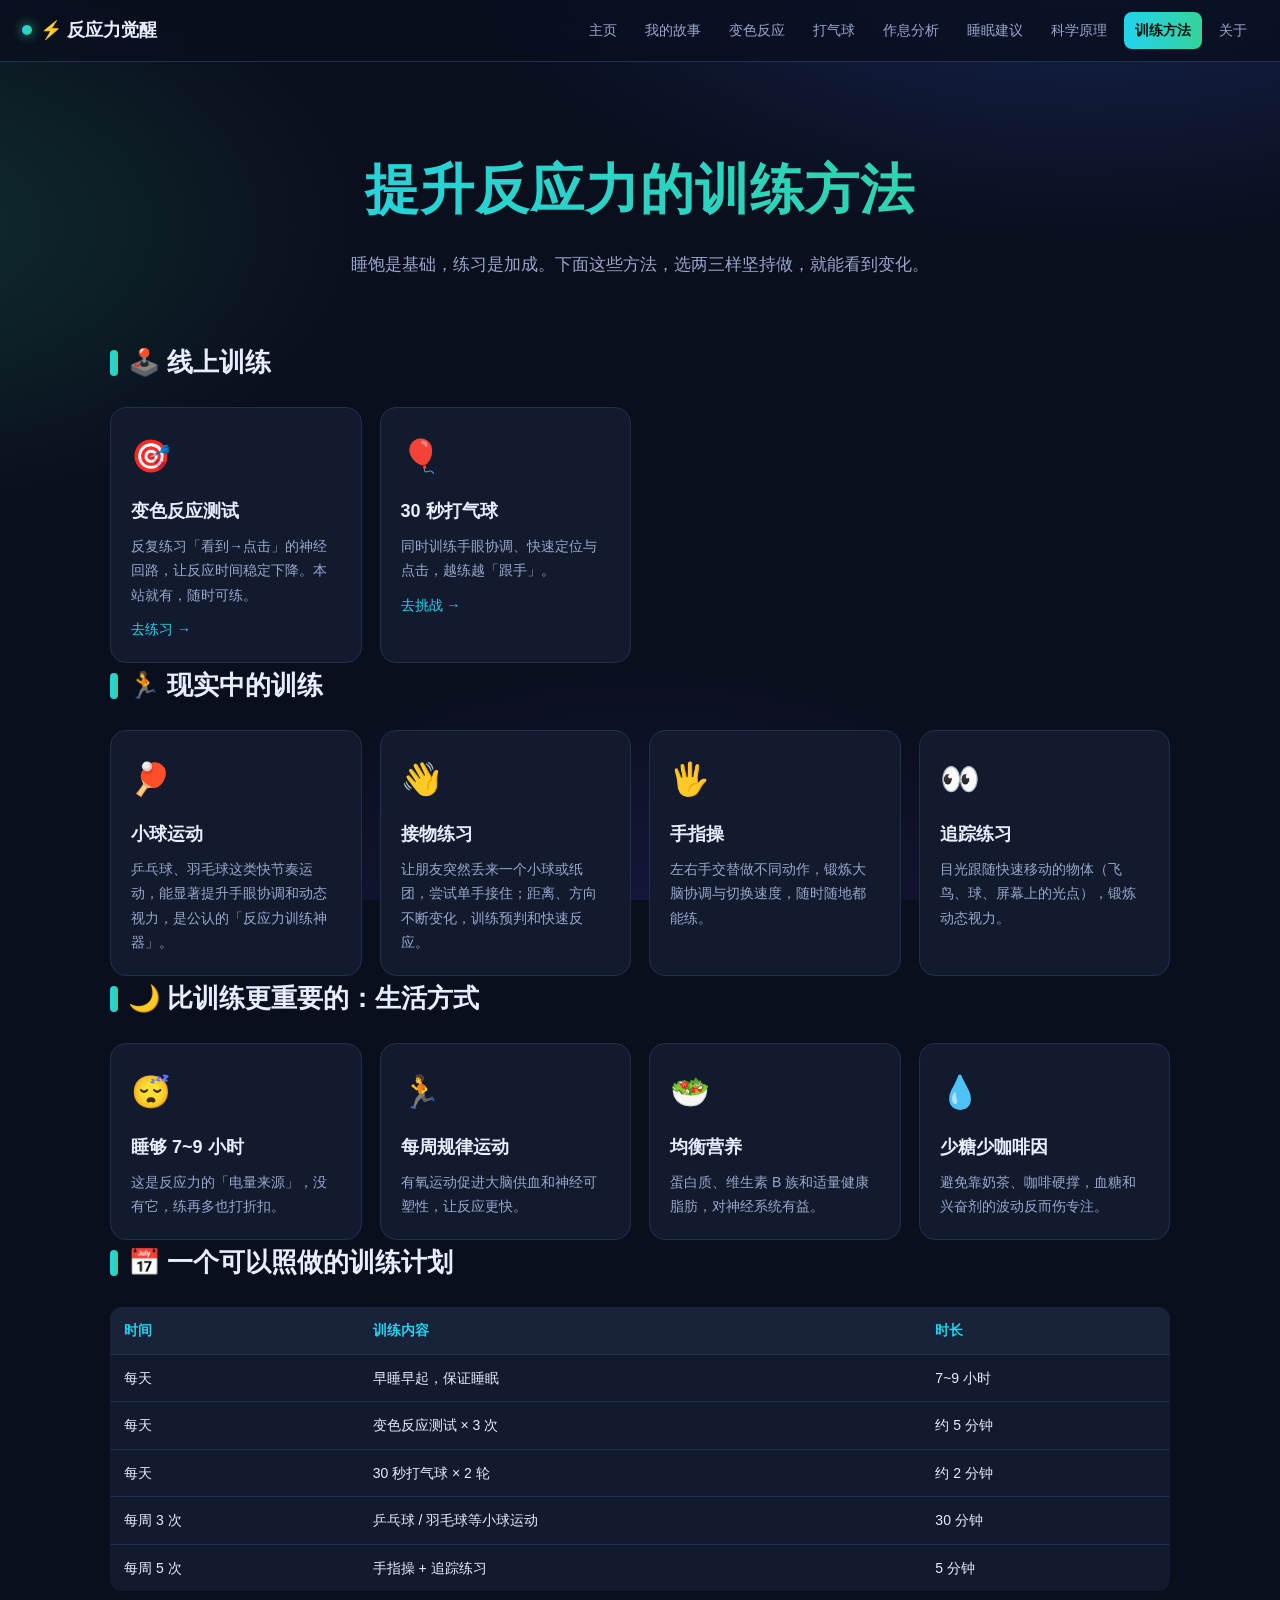
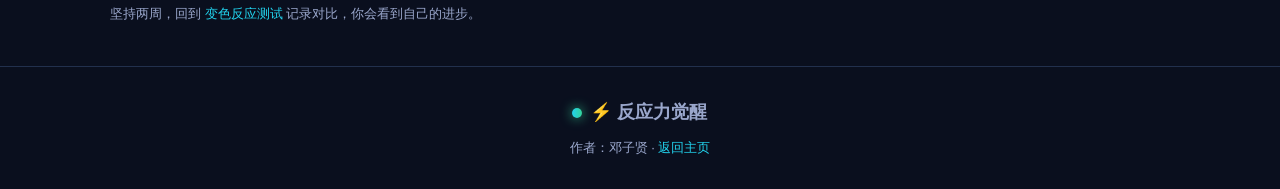
<file: reaction-website/training.html>
<!DOCTYPE html>
<html lang="zh-CN">
<head>
<meta charset="UTF-8">
<meta name="viewport" content="width=device-width, initial-scale=1.0">
<title>训练方法 · 提升反应力的日常练习 | 邓子贤</title>
<link rel="stylesheet" href="css/style.css">
</head>
<body>

<nav class="nav">
  <div class="brand"><span class="dot"></span>⚡ 反应力觉醒</div>
  <div class="nav-links">
    <a href="index.html">主页</a>
    <a href="story.html">我的故事</a>
    <a href="reaction-test.html">变色反应</a>
    <a href="balloon.html">打气球</a>
    <a href="sleep-analyzer.html">作息分析</a>
    <a href="sleep-tips.html">睡眠建议</a>
    <a href="science.html">科学原理</a>
    <a href="training.html" class="active">训练方法</a>
    <a href="about.html">关于</a>
  </div>
</nav>

<section class="wrap hero">
  <h1>提升反应力的训练方法</h1>
  <p class="lead">睡饱是基础，练习是加成。下面这些方法，选两三样坚持做，就能看到变化。</p>
</section>

<section class="wrap">
  <h2 class="sec">🕹️ 线上训练</h2>
  <div class="grid">
    <div class="card">
      <div class="ico">🎯</div>
      <h3>变色反应测试</h3>
      <p>反复练习「看到→点击」的神经回路，让反应时间稳定下降。本站就有，随时可练。</p>
      <p style="margin-top:10px"><a href="reaction-test.html">去练习 →</a></p>
    </div>
    <div class="card">
      <div class="ico">🎈</div>
      <h3>30 秒打气球</h3>
      <p>同时训练手眼协调、快速定位与点击，越练越「跟手」。</p>
      <p style="margin-top:10px"><a href="balloon.html">去挑战 →</a></p>
    </div>
  </div>
</section>

<section class="wrap">
  <h2 class="sec">🏃 现实中的训练</h2>
  <div class="grid">
    <div class="card">
      <div class="ico">🏓</div>
      <h3>小球运动</h3>
      <p>乒乓球、羽毛球这类快节奏运动，能显著提升手眼协调和动态视力，是公认的「反应力训练神器」。</p>
    </div>
    <div class="card">
      <div class="ico">👋</div>
      <h3>接物练习</h3>
      <p>让朋友突然丢来一个小球或纸团，尝试单手接住；距离、方向不断变化，训练预判和快速反应。</p>
    </div>
    <div class="card">
      <div class="ico">🖐️</div>
      <h3>手指操</h3>
      <p>左右手交替做不同动作，锻炼大脑协调与切换速度，随时随地都能练。</p>
    </div>
    <div class="card">
      <div class="ico">👀</div>
      <h3>追踪练习</h3>
      <p>目光跟随快速移动的物体（飞鸟、球、屏幕上的光点），锻炼动态视力。</p>
    </div>
  </div>
</section>

<section class="wrap">
  <h2 class="sec">🌙 比训练更重要的：生活方式</h2>
  <div class="grid">
    <div class="card"><div class="ico">😴</div><h3>睡够 7~9 小时</h3><p>这是反应力的「电量来源」，没有它，练再多也打折扣。</p></div>
    <div class="card"><div class="ico">🏃</div><h3>每周规律运动</h3><p>有氧运动促进大脑供血和神经可塑性，让反应更快。</p></div>
    <div class="card"><div class="ico">🥗</div><h3>均衡营养</h3><p>蛋白质、维生素 B 族和适量健康脂肪，对神经系统有益。</p></div>
    <div class="card"><div class="ico">💧</div><h3>少糖少咖啡因</h3><p>避免靠奶茶、咖啡硬撑，血糖和兴奋剂的波动反而伤专注。</p></div>
  </div>
</section>

<section class="wrap">
  <h2 class="sec">📅 一个可以照做的训练计划</h2>
  <table>
    <tr><th>时间</th><th>训练内容</th><th>时长</th></tr>
    <tr><td>每天</td><td>早睡早起，保证睡眠</td><td>7~9 小时</td></tr>
    <tr><td>每天</td><td>变色反应测试 × 3 次</td><td>约 5 分钟</td></tr>
    <tr><td>每天</td><td>30 秒打气球 × 2 轮</td><td>约 2 分钟</td></tr>
    <tr><td>每周 3 次</td><td>乒乓球 / 羽毛球等小球运动</td><td>30 分钟</td></tr>
    <tr><td>每周 5 次</td><td>手指操 + 追踪练习</td><td>5 分钟</td></tr>
  </table>
  <p style="color:#9aa7cc;font-size:13px;margin-top:12px">
    坚持两周，回到 <a href="reaction-test.html">变色反应测试</a> 记录对比，你会看到自己的进步。
  </p>
</section>

<footer class="footer">
  <div class="brand"><span class="dot"></span>⚡ 反应力觉醒</div>
  <p style="margin:8px 0 0">作者：邓子贤 · <a href="index.html">返回主页</a></p>
</footer>

</body>
</html>
</file>
<file: reaction-website/css/style.css>
/* ============================================================
   反应力觉醒 —— 全站共享样式
   主题：增强反应力（速度 / 活力 / 正向）
   ============================================================ */
:root{
  --bg:#0a0f1e;
  --bg2:#0f172a;
  --card:#121a2e;
  --card-hover:#182238;
  --line:#22304d;
  --text:#e8edff;
  --muted:#9aa7cc;
  --cyan:#22d3ee;
  --green:#34d399;
  --amber:#fbbf24;
  --pink:#f472b6;
  --red:#fb7185;
  --grad:linear-gradient(90deg,#22d3ee 0%,#34d399 100%);
}

*{box-sizing:border-box}
html{scroll-behavior:smooth}
body{
  margin:0;
  font-family:-apple-system,BlinkMacSystemFont,"Segoe UI","PingFang SC","Hiragino Sans GB","Microsoft YaHei",sans-serif;
  color:var(--text);
  line-height:1.75;
  background:
    radial-gradient(1100px 560px at 85% -10%, #172554 0%, rgba(23,37,84,0) 60%),
    radial-gradient(900px 520px at -10% 25%, #0f2f2f 0%, rgba(15,47,47,0) 55%),
    radial-gradient(900px 700px at 50% 120%, #1e1b4b 0%, rgba(30,27,75,0) 60%),
    var(--bg);
  background-attachment:fixed;
  min-height:100vh;
}
a{color:var(--cyan);text-decoration:none}
a:hover{text-decoration:underline}
img{max-width:100%;display:block}

/* ---------- 顶部导航 ---------- */
.nav{
  position:sticky;top:0;z-index:50;
  display:flex;align-items:center;gap:18px;
  padding:12px 22px;
  background:rgba(10,15,30,.78);
  backdrop-filter:blur(10px);
  border-bottom:1px solid var(--line);
  flex-wrap:wrap;
}
.brand{font-weight:800;font-size:18px;display:flex;align-items:center;gap:8px}
.brand .dot{
  width:10px;height:10px;border-radius:50%;
  background:var(--grad);box-shadow:0 0 12px rgba(52,211,153,.9);
}
.nav-links{display:flex;gap:6px;flex-wrap:wrap;margin-left:auto}
.nav-links a{
  color:var(--muted);padding:6px 11px;border-radius:8px;font-size:14px;
  transition:.15s;white-space:nowrap;
}
.nav-links a:hover{color:var(--text);background:var(--card);text-decoration:none}
.nav-links a.active{color:#06120f;background:var(--grad);font-weight:700}

/* ---------- 容器 / 区块 ---------- */
.wrap{max-width:1100px;margin:0 auto;padding:0 20px}
section{padding:52px 0}
.hero{
  padding:70px 0 46px;text-align:center;
}
.hero h1{
  font-size:clamp(30px,5vw,54px);margin:10px 0;letter-spacing:1px;
  background:var(--grad);-webkit-background-clip:text;background-clip:text;color:transparent;
}
.hero p.lead{color:var(--muted);max-width:720px;margin:14px auto;font-size:17px}

h2.sec{
  font-size:26px;margin:0 0 22px;display:flex;align-items:center;gap:10px;
}
h2.sec::before{
  content:"";width:8px;height:26px;border-radius:4px;background:var(--grad);
}

/* ---------- 卡片网格 ---------- */
.grid{display:grid;gap:18px;grid-template-columns:repeat(auto-fill,minmax(240px,1fr))}
.card{
  background:var(--card);border:1px solid var(--line);border-radius:16px;
  padding:20px;transition:.18s;color:var(--text);display:block;
}
.card:hover{transform:translateY(-4px);background:var(--card-hover);border-color:#31446a;text-decoration:none}
.card .ico{font-size:32px}
.card h3{margin:12px 0 6px;font-size:18px}
.card p{color:var(--muted);font-size:14px;margin:0}
.tag{
  display:inline-block;font-size:12px;padding:2px 9px;border-radius:999px;
  background:rgba(34,211,238,.14);color:var(--cyan);margin-bottom:8px;
}

/* ---------- 按钮 ---------- */
.btn{
  display:inline-block;border:0;cursor:pointer;
  padding:11px 22px;border-radius:10px;font-size:15px;font-weight:700;
  background:var(--grad);color:#06120f;transition:.15s;
}
.btn:hover{filter:brightness(1.08);transform:translateY(-1px)}
.btn:active{transform:translateY(0)}
.btn.ghost{background:transparent;border:1px solid var(--line);color:var(--text)}
.btn.ghost:hover{border-color:var(--cyan);color:var(--cyan)}
.btn:disabled{opacity:.45;cursor:not-allowed;transform:none}

/* ---------- 提示块 / 列表 ---------- */
.note{
  background:rgba(251,191,36,.1);border:1px solid rgba(251,191,36,.35);
  color:#fde68a;border-radius:12px;padding:14px 16px;font-size:14px;
}
.good{color:var(--green)}
.bad{color:var(--red)}
ul.tips{list-style:none;padding:0;margin:0}
ul.tips li{padding:10px 0 10px 30px;position:relative;border-bottom:1px dashed var(--line)}
ul.tips li:last-child{border-bottom:0}
ul.tips li::before{content:"✔";position:absolute;left:2px;color:var(--green);font-weight:800}
ul.tips.bad li::before{content:"✘";color:var(--red)}

/* ---------- 表格 ---------- */
table{width:100%;border-collapse:collapse;background:var(--card);border-radius:12px;overflow:hidden}
th,td{padding:11px 14px;text-align:left;border-bottom:1px solid var(--line);font-size:14px}
th{background:#182238;color:var(--cyan);font-weight:700}
tr:last-child td{border-bottom:0}

/* ---------- 表单 ---------- */
.field{margin-bottom:16px}
.field label{display:block;margin-bottom:6px;color:var(--muted);font-size:14px}
input,select,textarea{
  width:100%;padding:11px 12px;border-radius:10px;border:1px solid var(--line);
  background:var(--bg2);color:var(--text);font-size:15px;font-family:inherit;
}
input:focus,select:focus,textarea:focus{outline:none;border-color:var(--cyan)}
.form-row{display:grid;gap:14px;grid-template-columns:1fr 1fr}
.form-box{background:var(--card);border:1px solid var(--line);border-radius:16px;padding:24px;margin-top:8px}
.output{
  background:var(--bg2);border:1px solid var(--line);border-radius:12px;
  padding:16px;white-space:pre-wrap;font-size:14px;color:var(--text);margin-top:14px;
  display:none;line-height:1.8;
}
.output.show{display:block}

/* ---------- 页脚 ---------- */
.footer{
  border-top:1px solid var(--line);padding:30px 0;margin-top:40px;
  color:var(--muted);font-size:13px;text-align:center;
}
.footer .brand{justify-content:center}

/* ---------- 小游戏通用 ---------- */
.game-wrap{max-width:760px;margin:0 auto;text-align:center}
.stat-row{display:flex;gap:14px;justify-content:center;flex-wrap:wrap;margin:18px 0}
.stat{
  background:var(--card);border:1px solid var(--line);border-radius:14px;
  padding:14px 22px;min-width:130px;
}
.stat b{display:block;font-size:28px;color:var(--cyan)}
.stat span{color:var(--muted);font-size:13px}

/* 变色反应测试 */
.reaction-box{
  height:340px;border-radius:20px;border:2px solid var(--line);
  display:flex;align-items:center;justify-content:center;cursor:pointer;
  user-select:none;font-size:26px;font-weight:800;transition:background .08s;
  margin:18px 0;color:#fff;
}
.reaction-box.wait{background:var(--red)}
.reaction-box.go{background:var(--green)}

/* 打气球 */
.balloon-arena{
  position:relative;height:430px;border-radius:20px;border:2px solid var(--line);
  background:radial-gradient(circle at 50% 20%, #16233f 0%, #0b1220 70%);
  overflow:hidden;margin:18px 0;
}
.balloon{
  position:absolute;font-size:46px;cursor:pointer;line-height:1;
  transition:transform .12s;user-select:none;animation:float 3s ease-in-out infinite;
}
.balloon:hover{transform:scale(1.15)}
@keyframes float{0%,100%{transform:translateY(0)}50%{transform:translateY(-8px)}}
.balloon.pop{animation:pop .18s ease forwards}
@keyframes pop{to{transform:scale(0);opacity:0}}
.burst{
  position:absolute;font-size:24px;pointer-events:none;animation:rise .7s ease forwards;color:var(--amber);
}
@keyframes rise{to{transform:translateY(-40px);opacity:0}}

/* ---------- 响应式 ---------- */
@media(max-width:640px){
  .nav{padding:10px 14px;gap:10px}
  .nav-links a{padding:5px 8px;font-size:13px}
  .form-row{grid-template-columns:1fr}
  .hero{padding:50px 0 30px}
  section{padding:36px 0}
}
</file>
